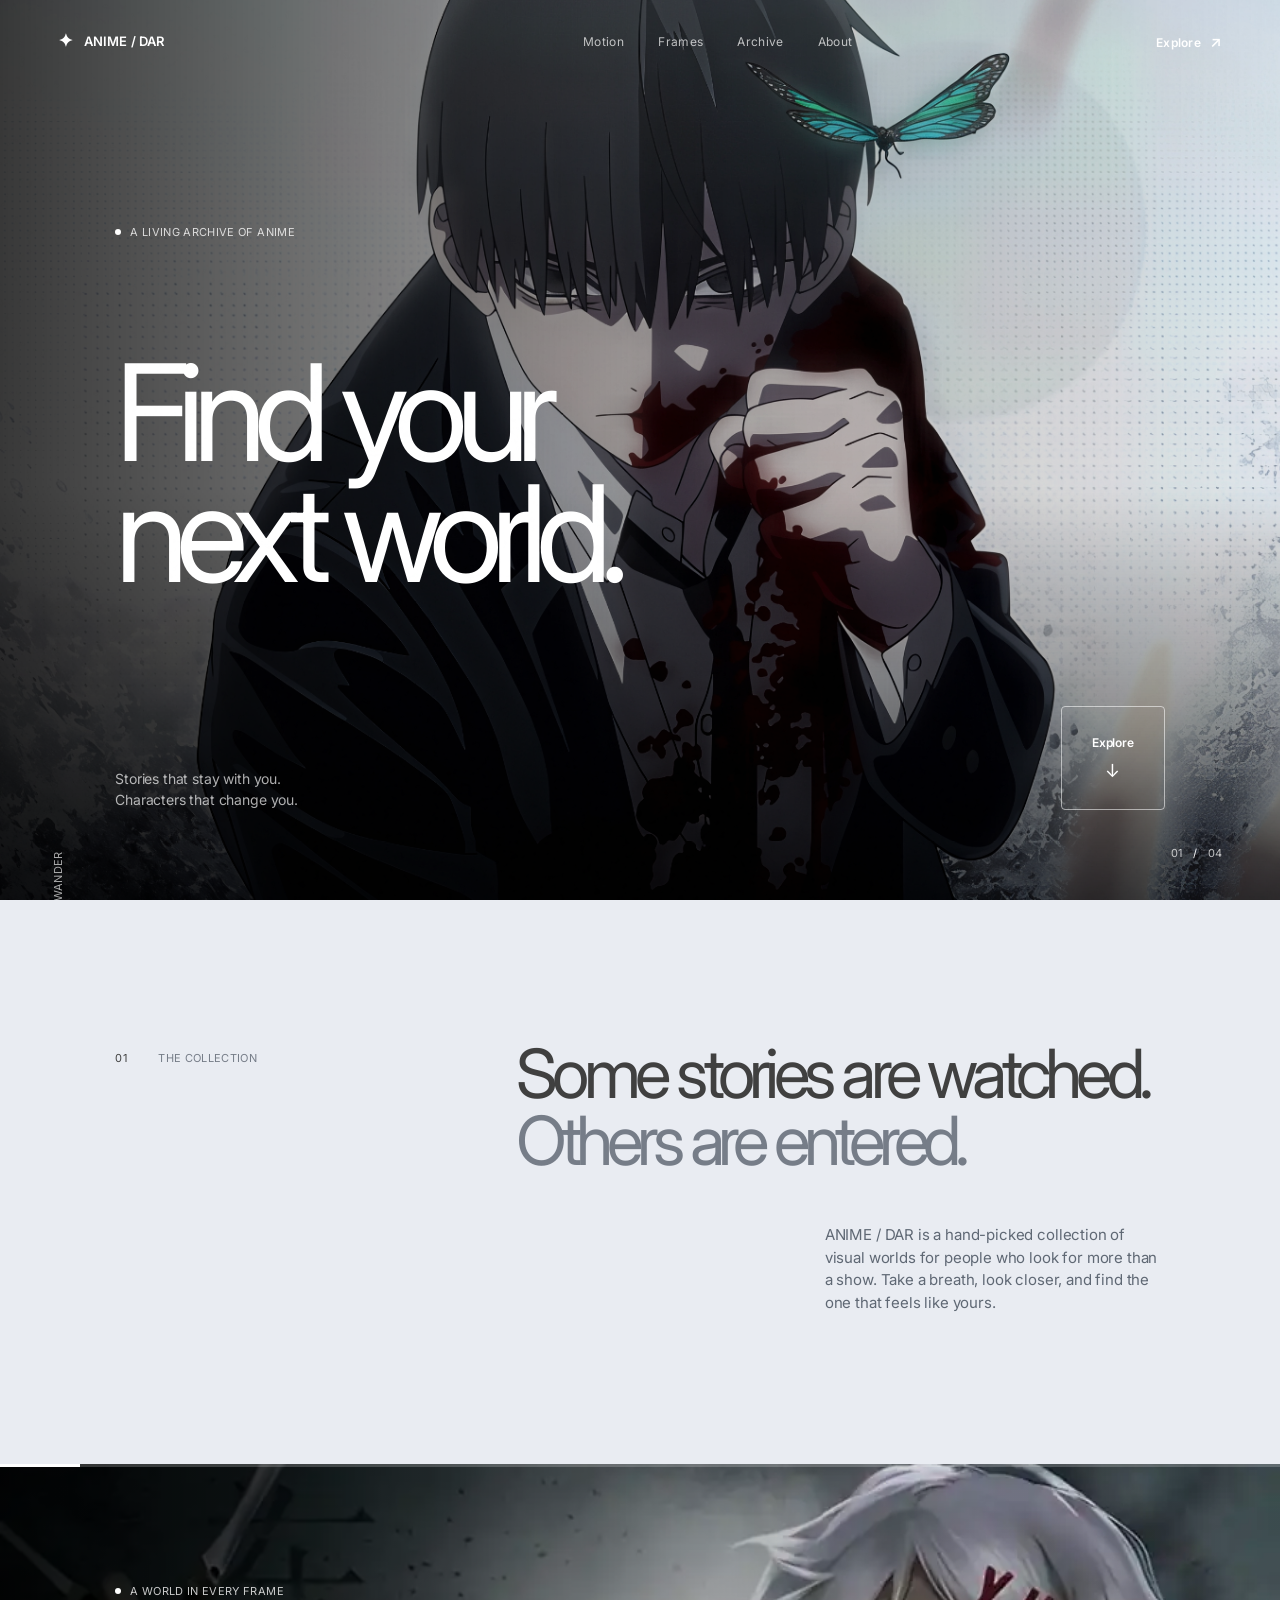
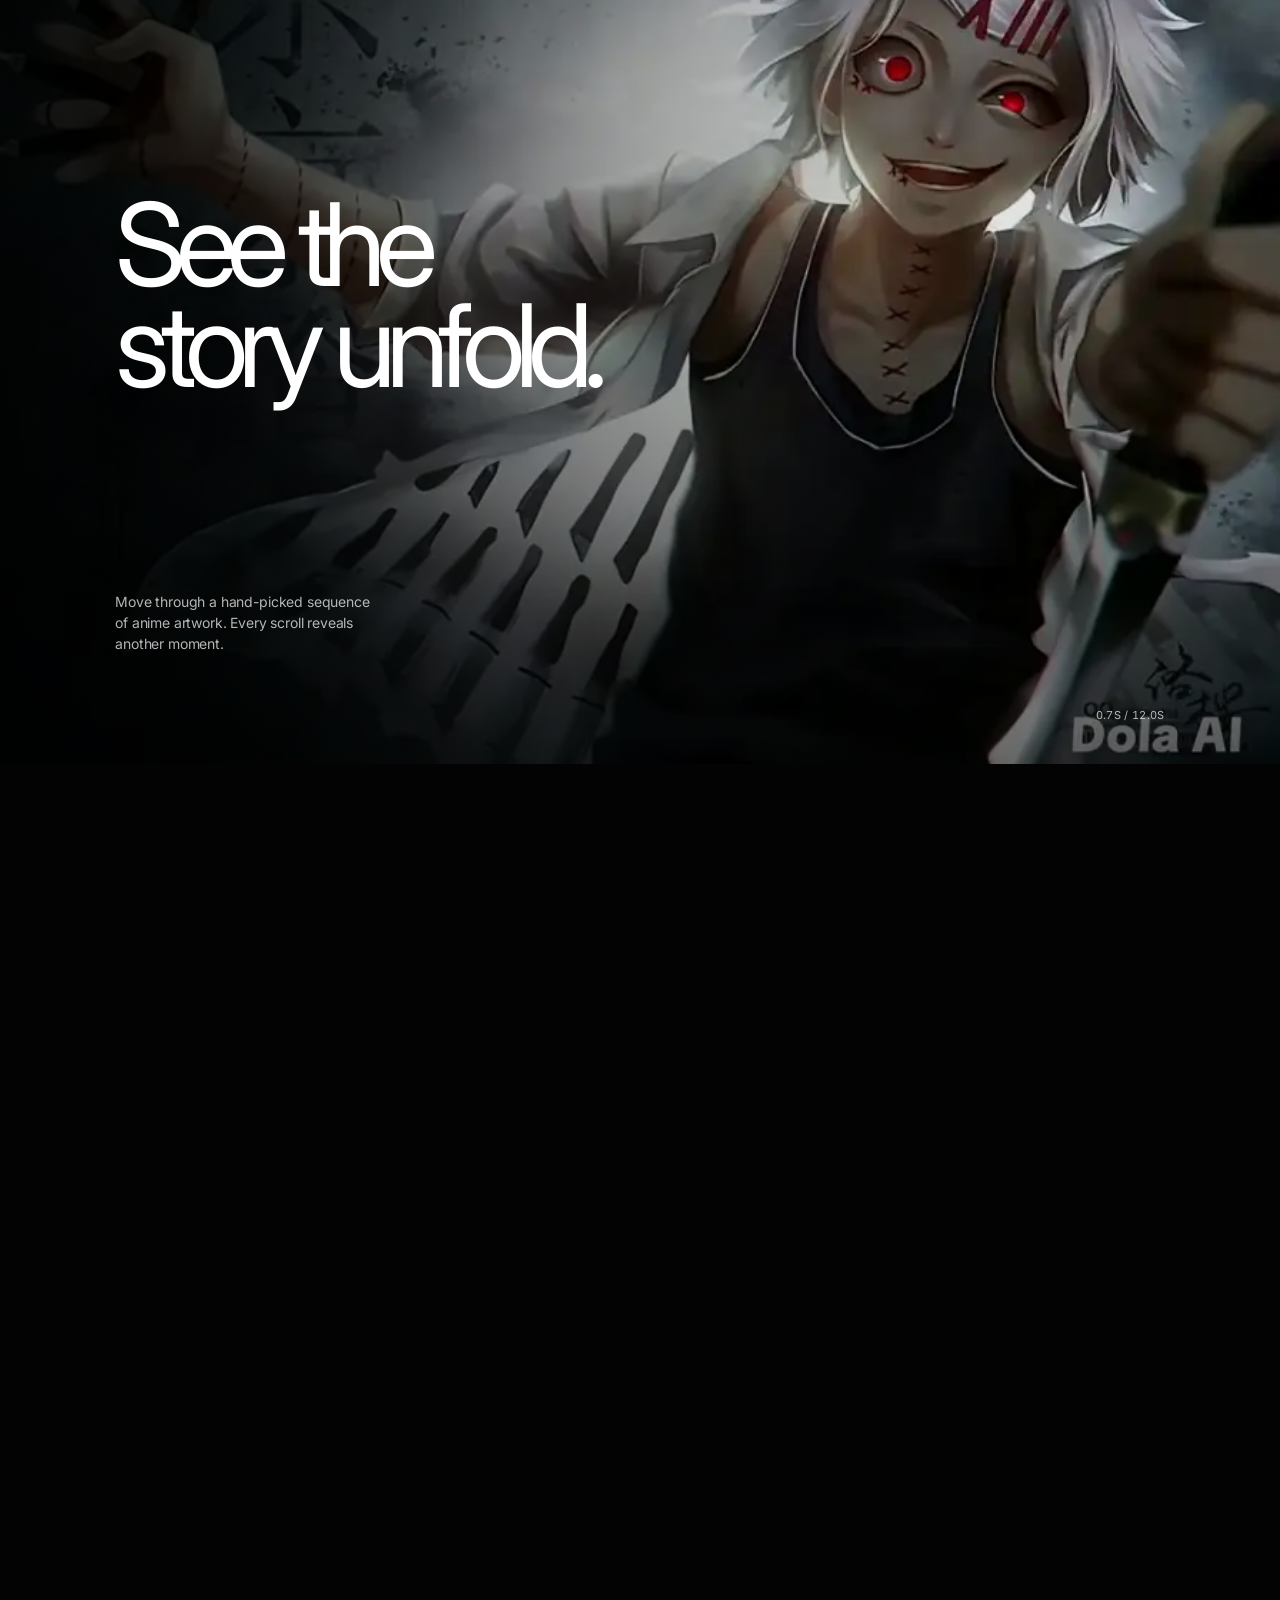
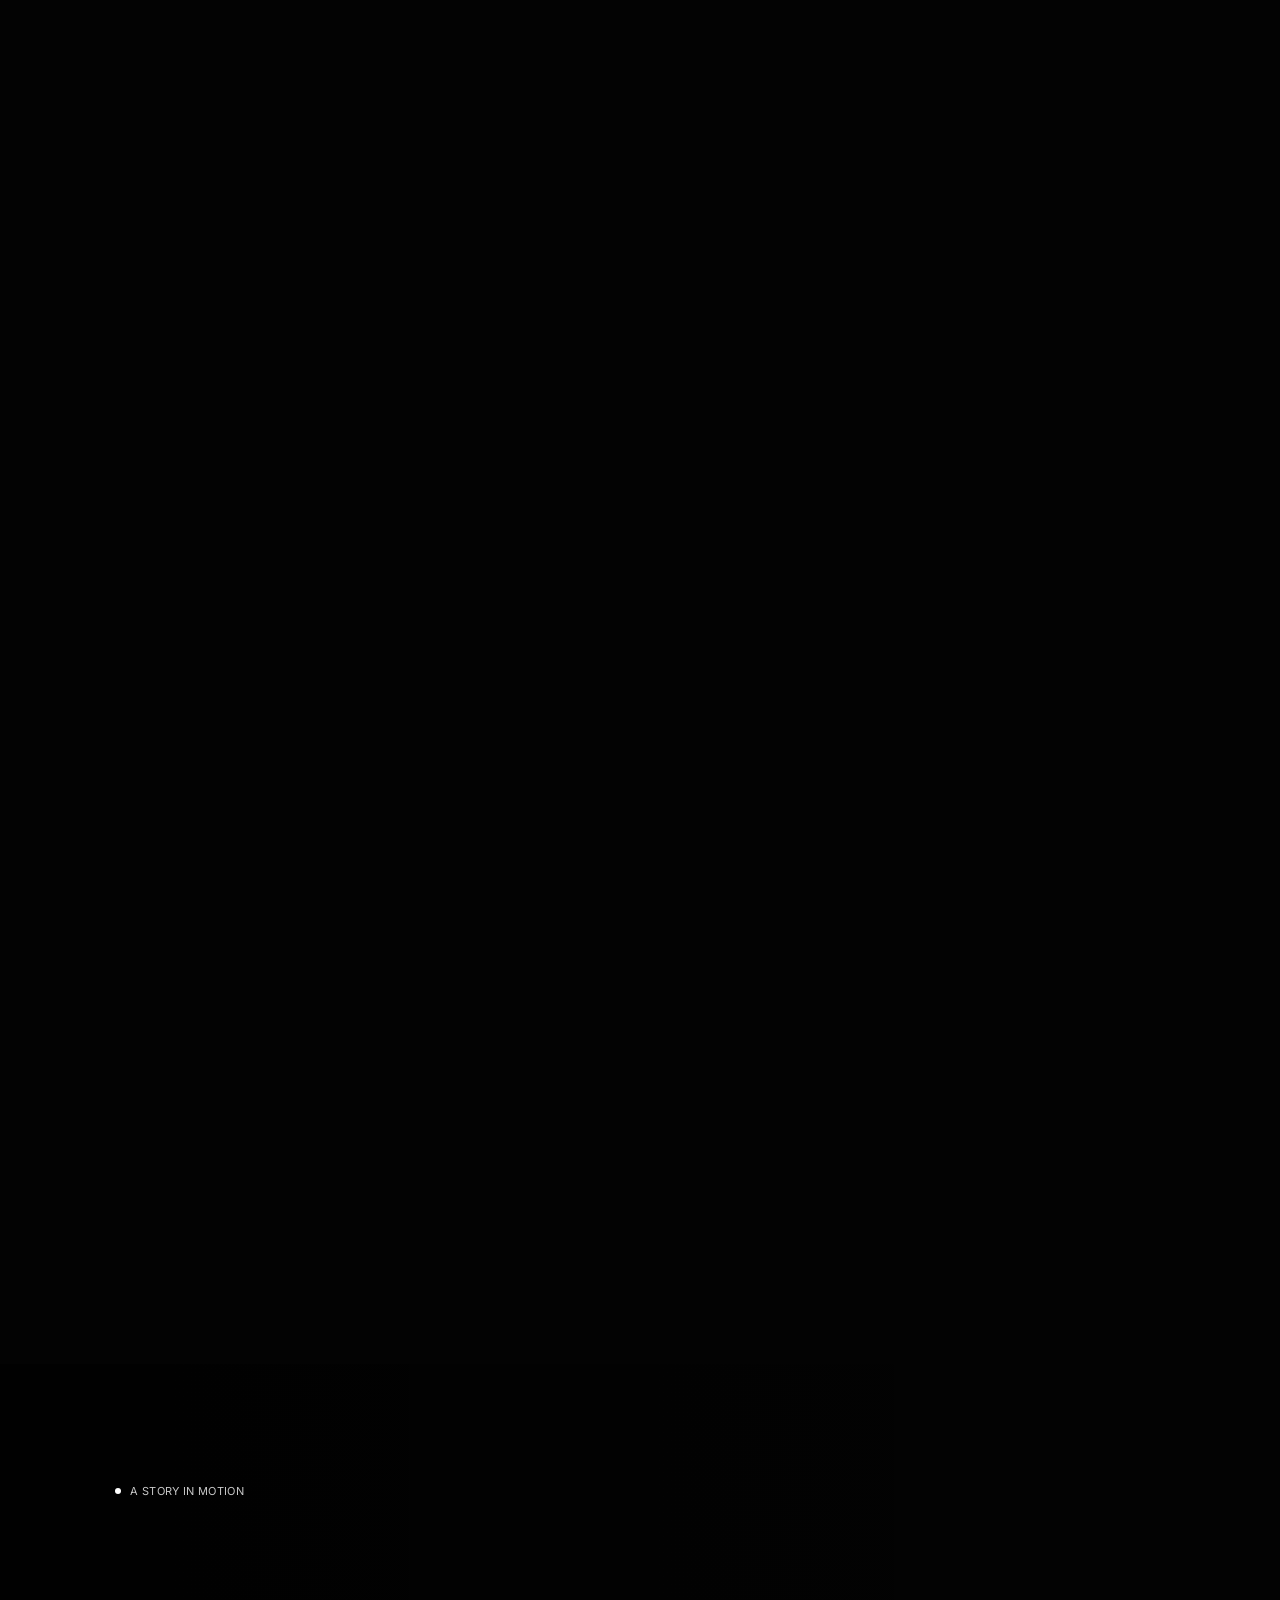
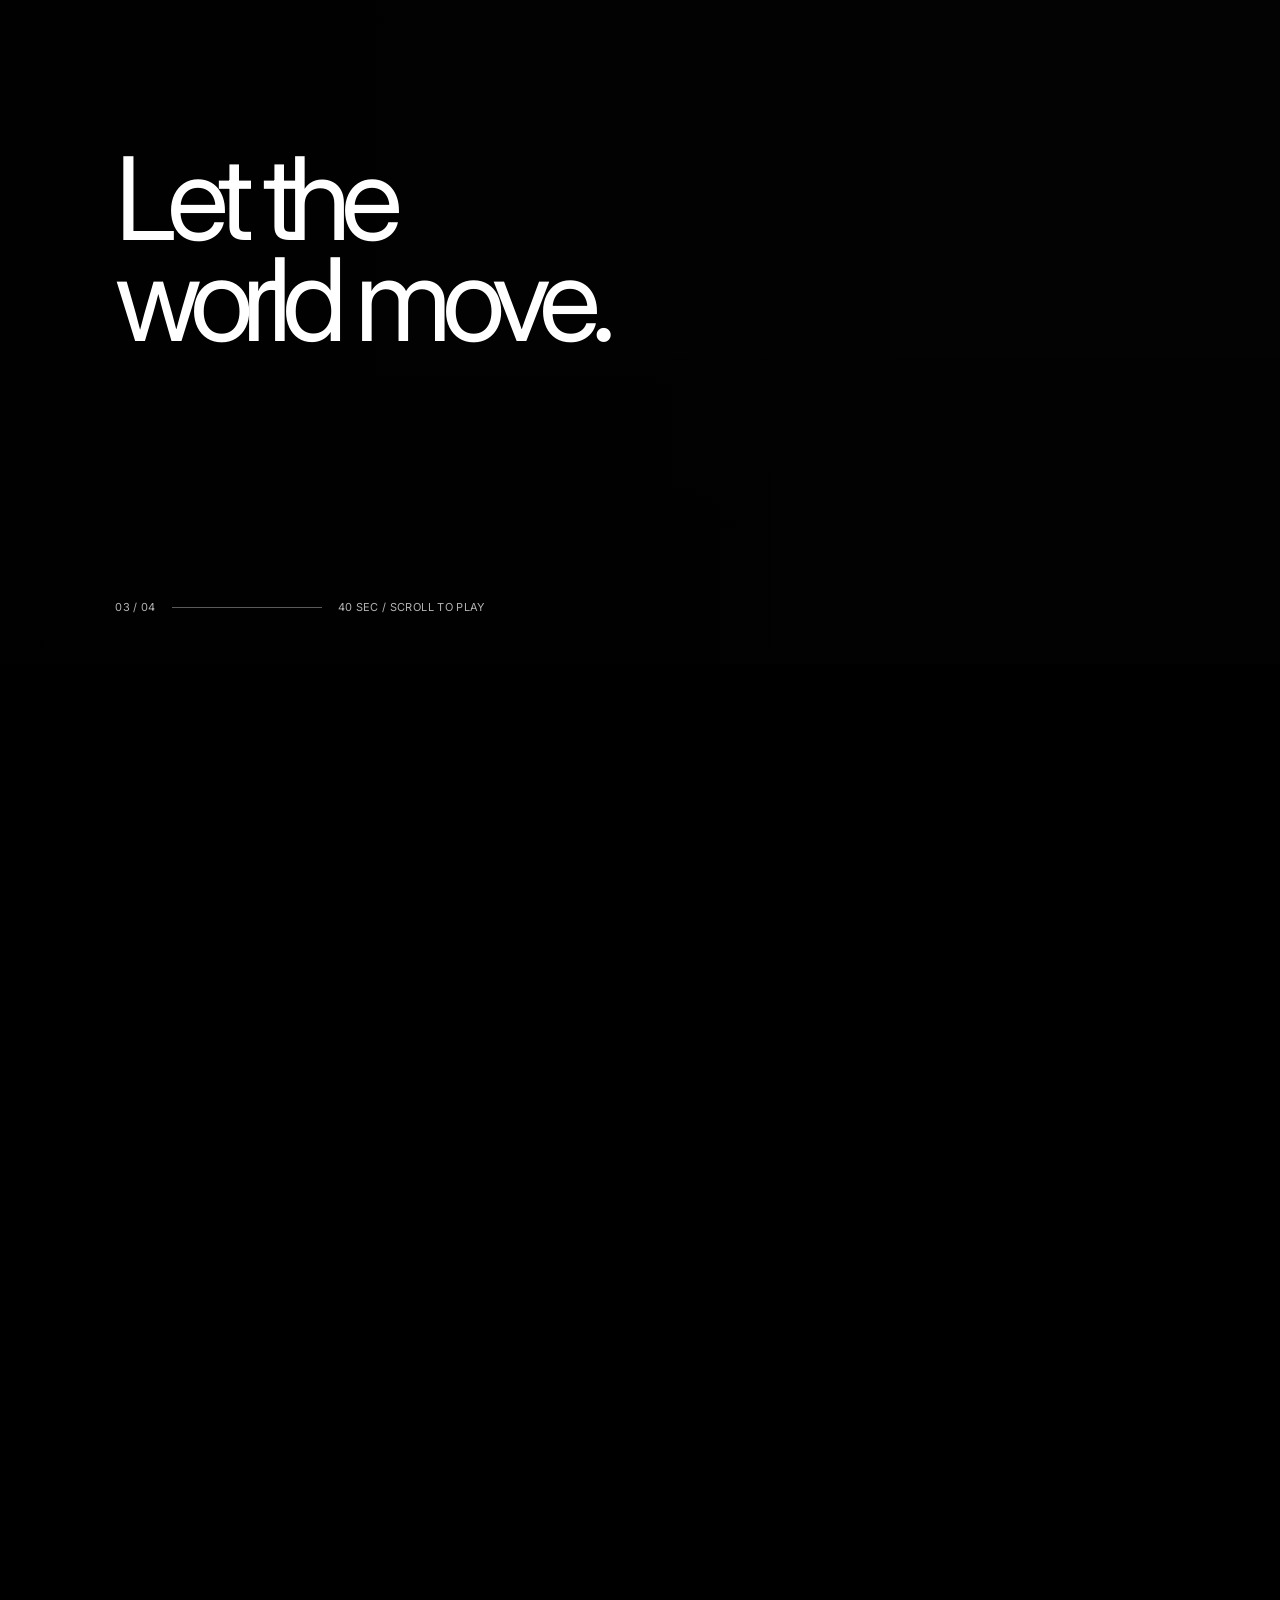
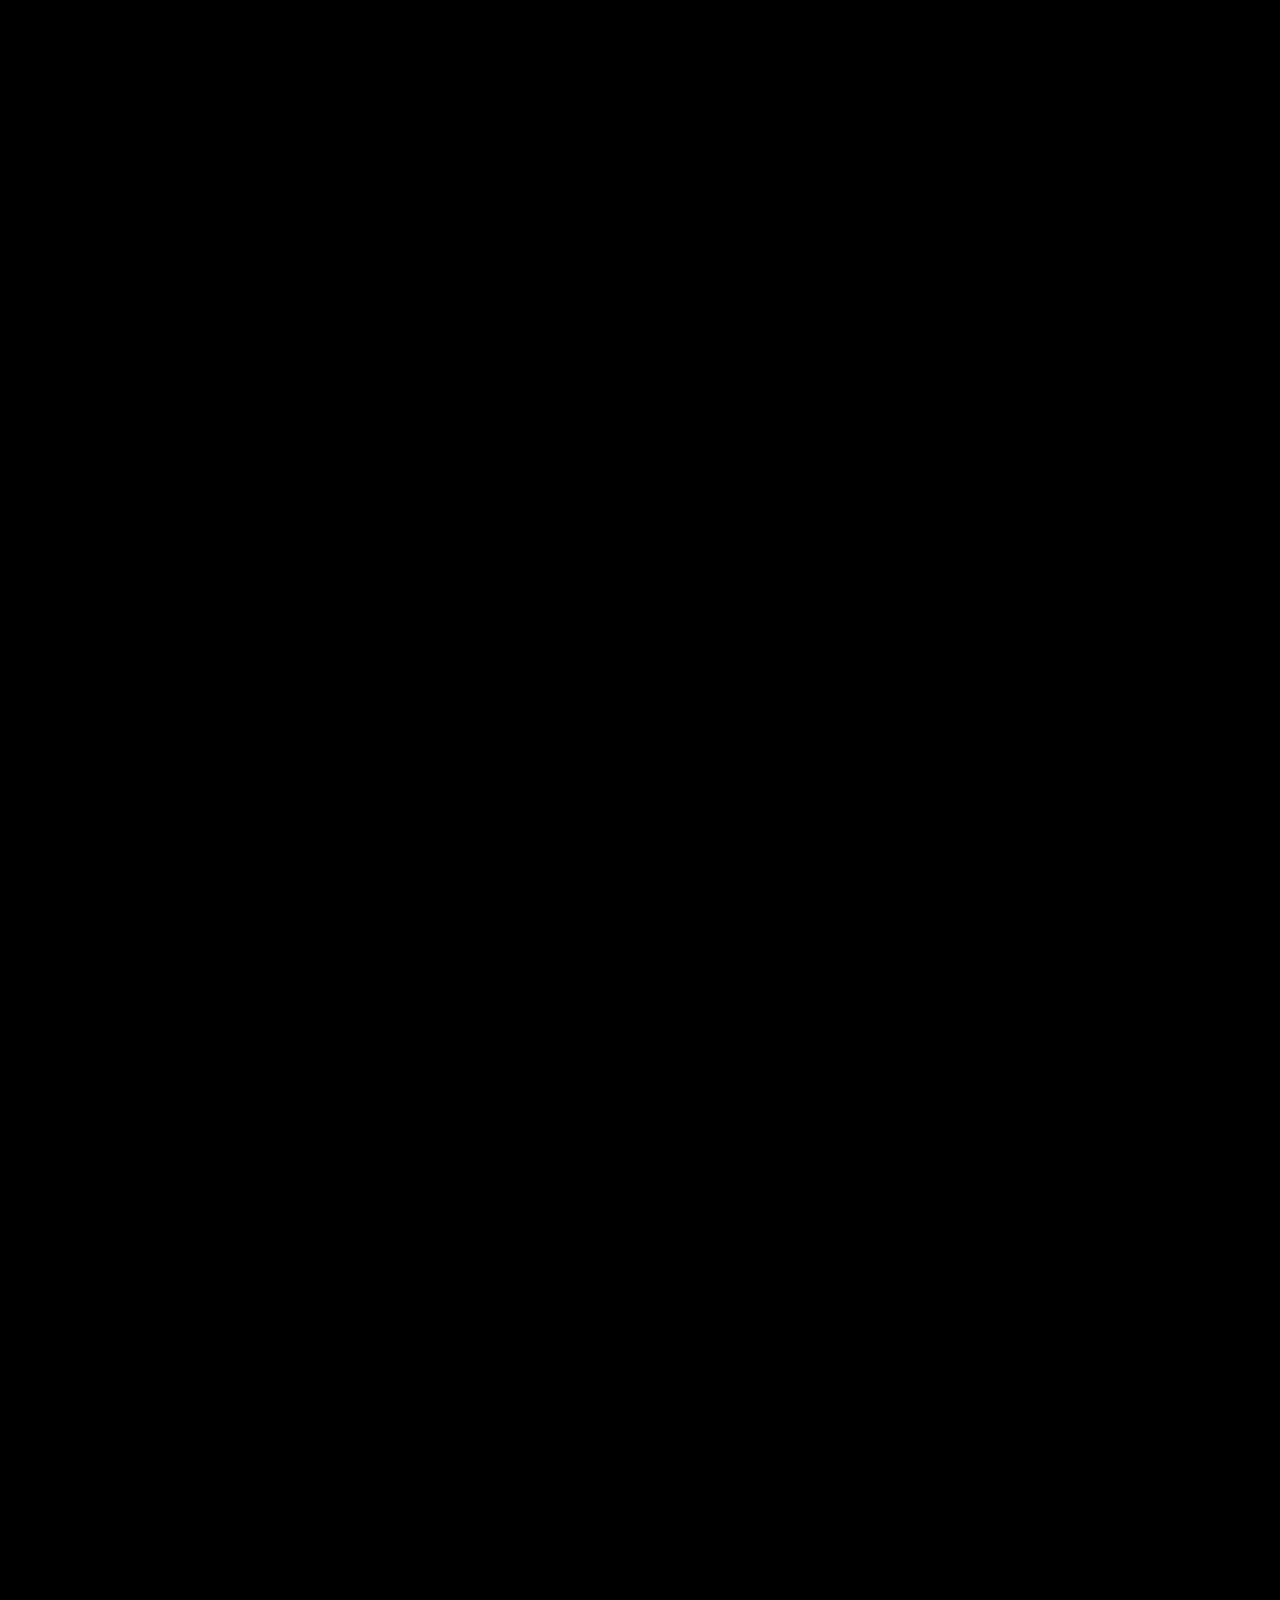
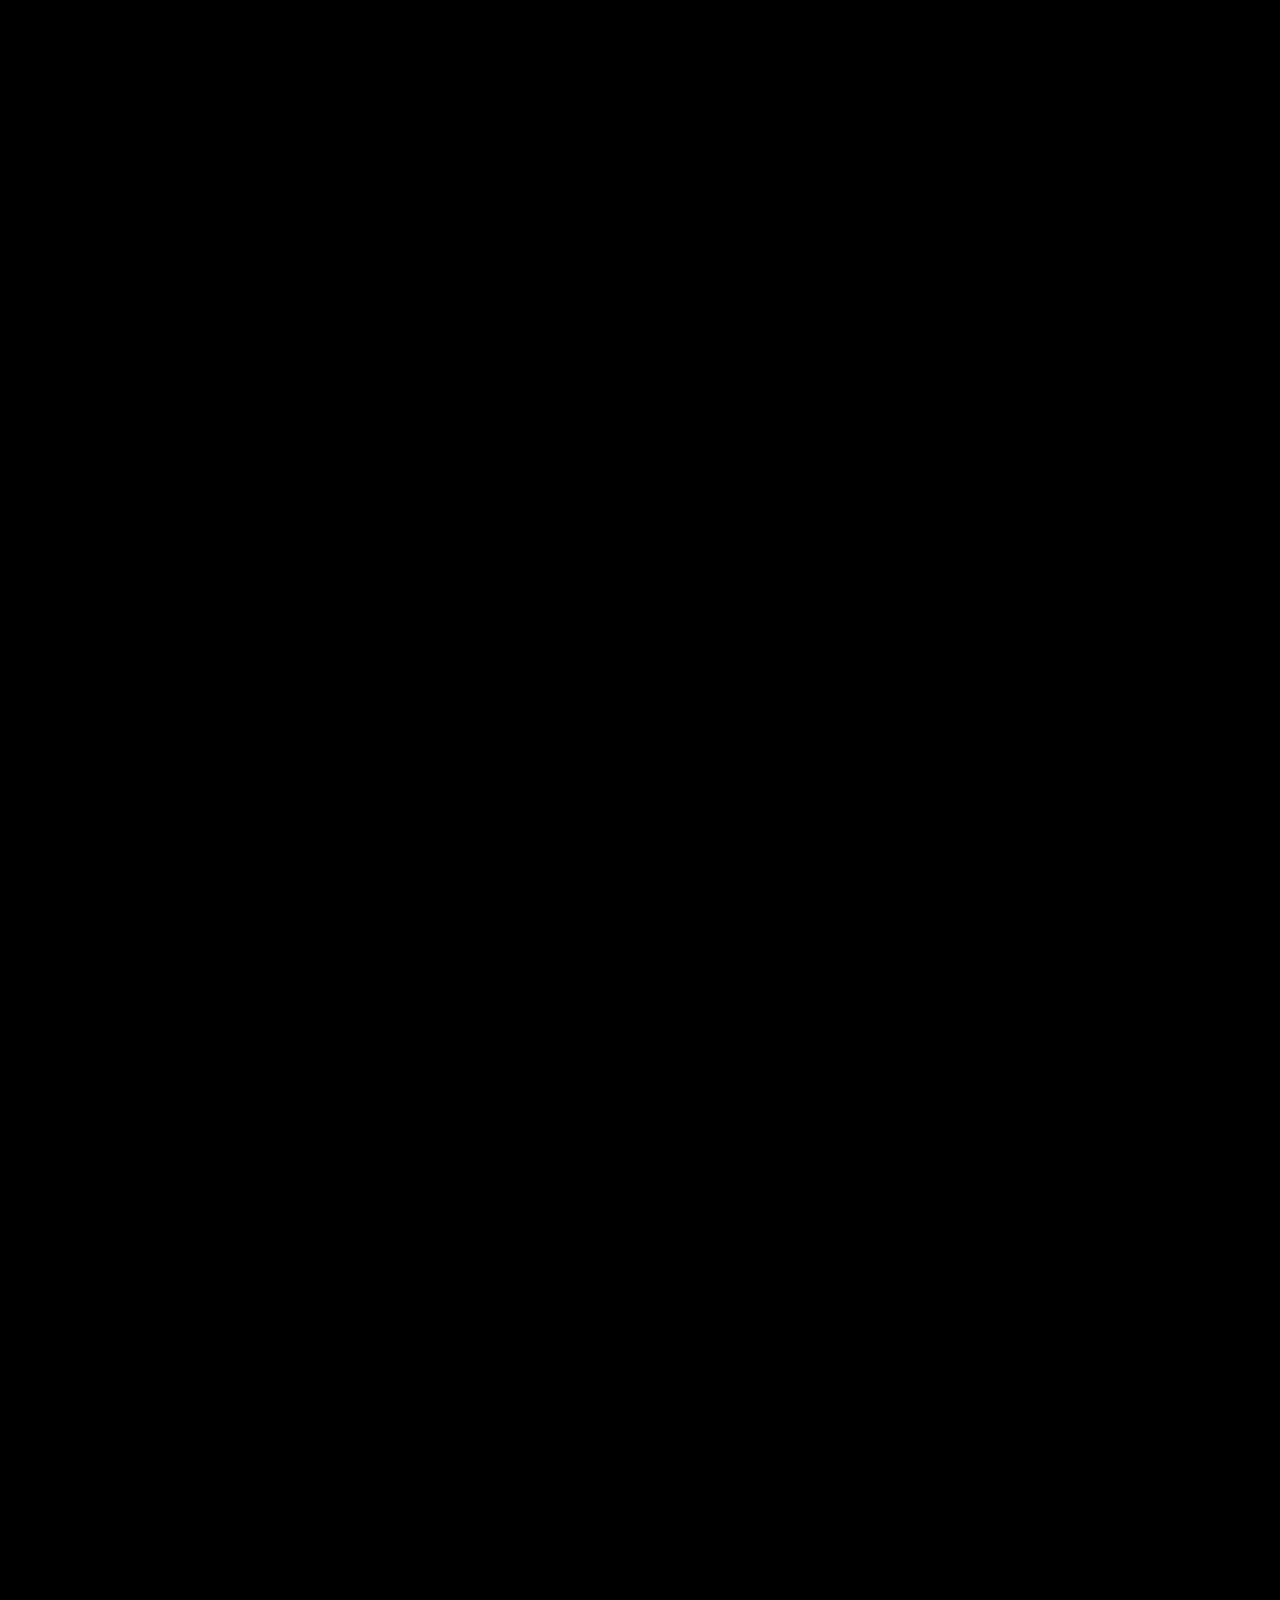
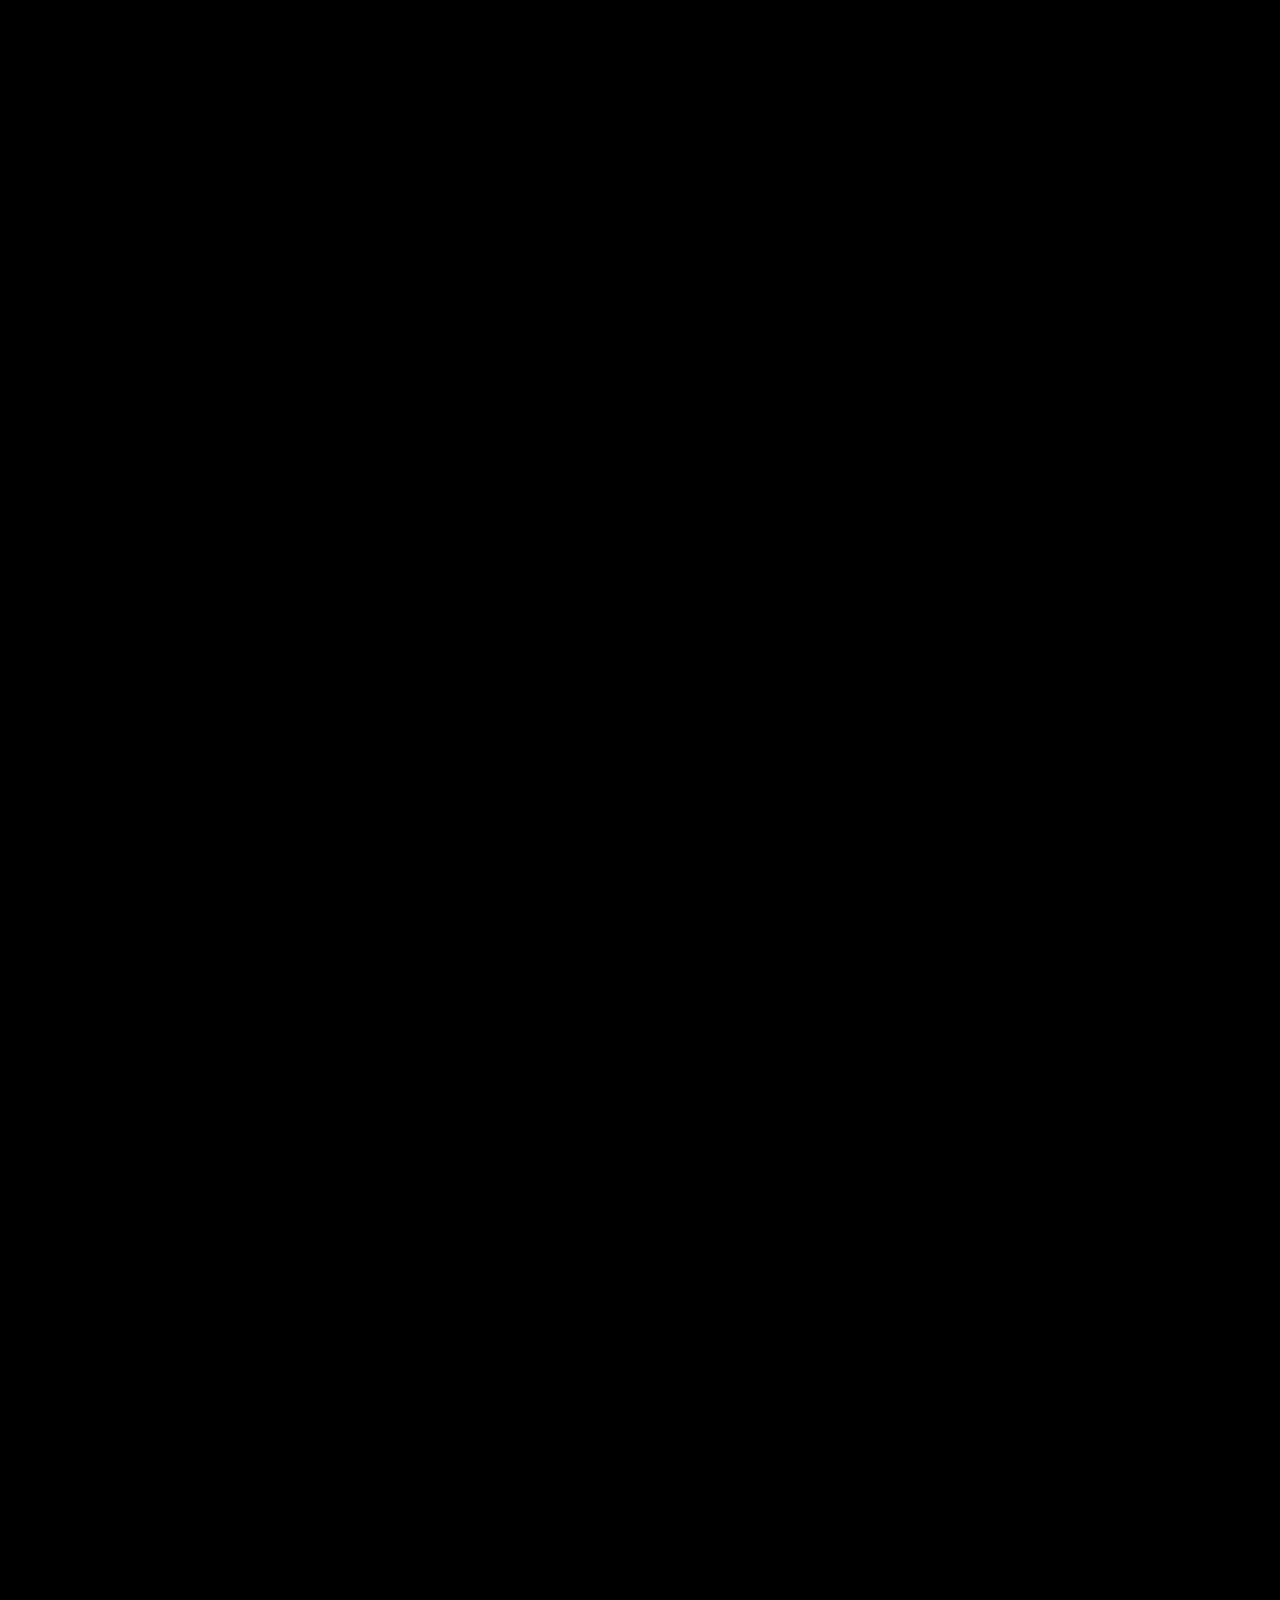
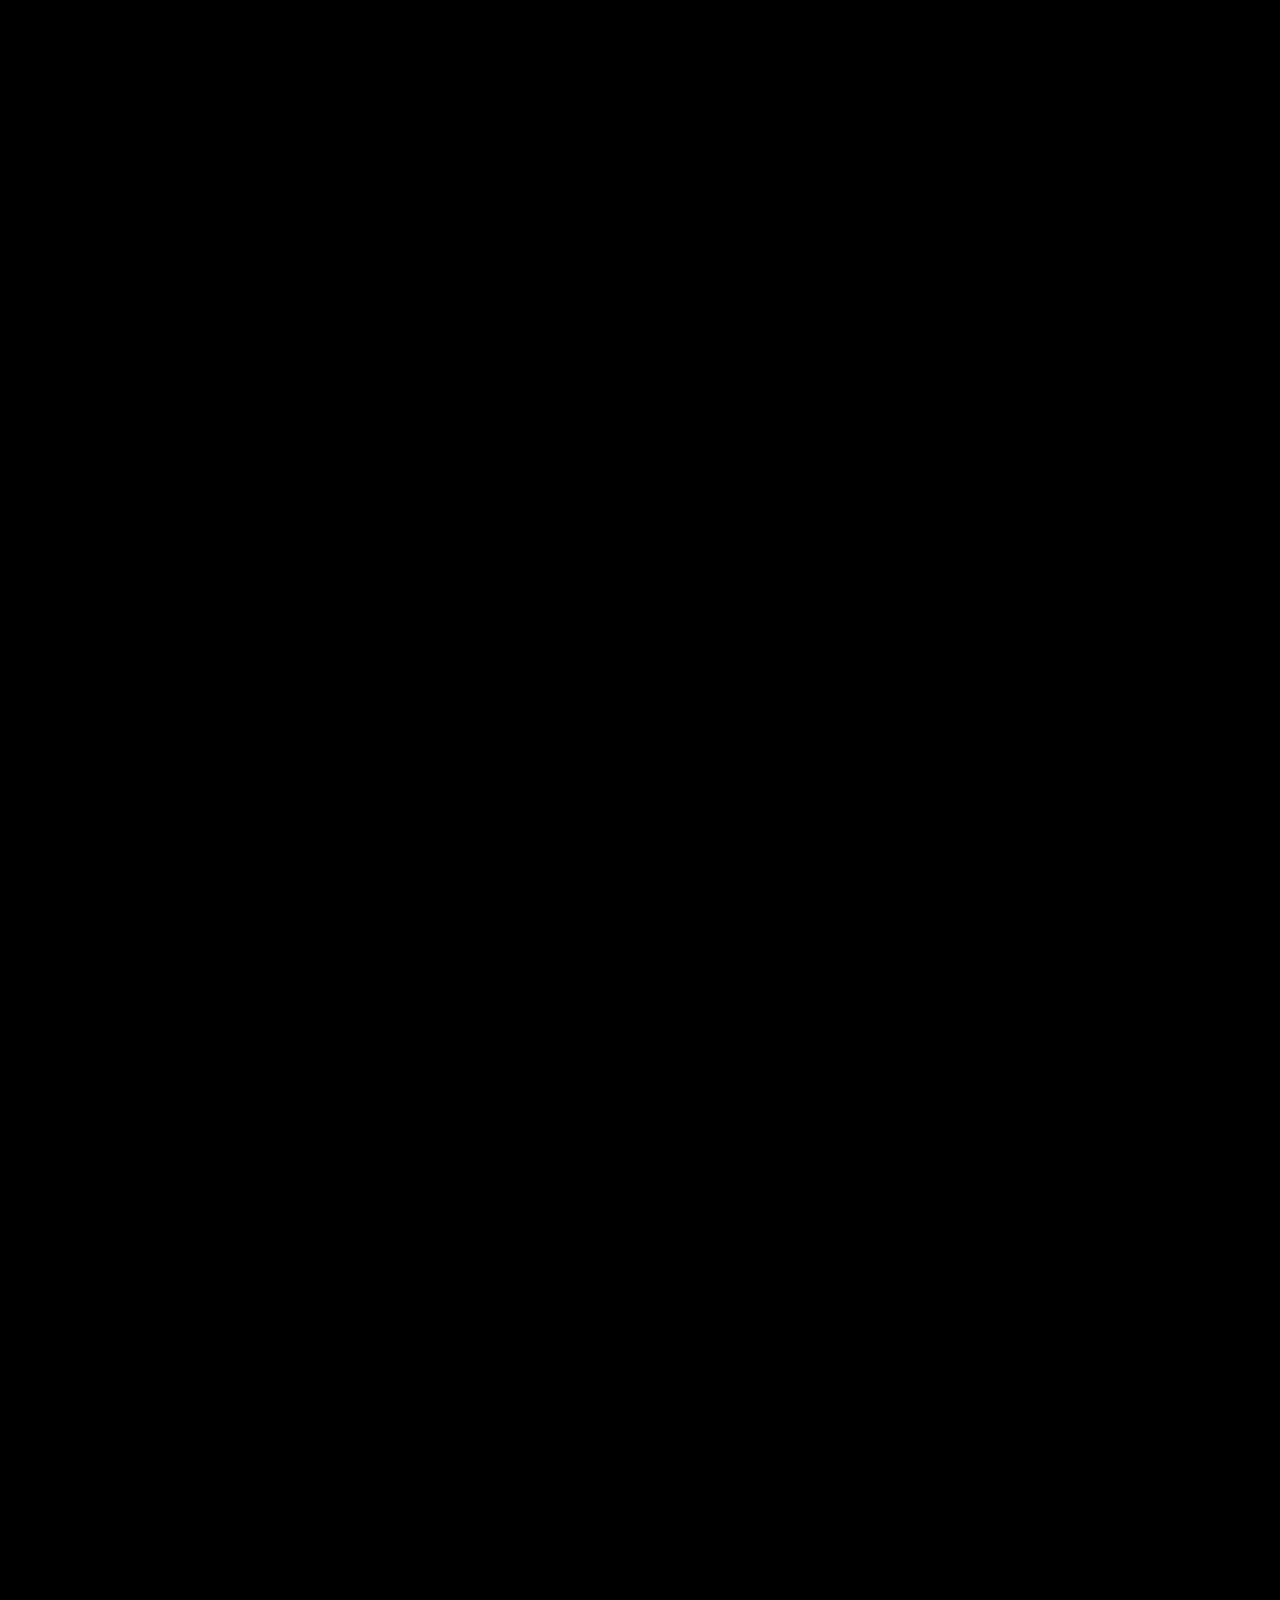
<file: index.html>
<!doctype html>
<html lang="en">
  <head>
    <meta charset="UTF-8" />
    <meta name="viewport" content="width=device-width, initial-scale=1.0" />
    <meta
      name="description"
      content="ANIME / DAR — a curated archive of worlds, characters, and stories in motion."
    />
    <title>ANIME / DAR — Enter another world</title>
    <link rel="preconnect" href="https://fonts.googleapis.com" />
    <link rel="preconnect" href="https://fonts.gstatic.com" crossorigin />
    <link
      href="https://fonts.googleapis.com/css2?family=Inter:wght@400;500;600;700&display=swap"
      rel="stylesheet"
    />
    <link rel="stylesheet" href="styles.css" />
  </head>
  <body>
    <div class="page-noise" aria-hidden="true"></div>
    <header class="site-header">
      <a class="brand" href="#" aria-label="Anime Dar home">
        <span class="brand-mark">✦</span>
        <span>ANIME / DAR</span>
      </a>
      <nav class="main-nav" aria-label="Main navigation">
        <a href="#motion">Motion</a>
        <a href="#frames">Frames</a>
        <a href="#archive">Archive</a>
        <a href="#about">About</a>
      </nav>
      <a class="header-link" href="#archive">Explore <span>↗</span></a>
    </header>

    <main>
      <section class="hero" aria-labelledby="hero-title">
        <div class="hero-media" data-parallax="0.08" data-zoom="0.16">
          <img
            src="yu-the-boxer-poster-3840x2160-27601.jpg"
            alt="Anime character standing in a dramatic blue landscape"
          />
        </div>
        <div class="hero-shade"></div>
        <div class="hero-content">
          <p class="eyebrow"><span class="eyebrow-dot"></span> A living archive of anime</p>
          <h1 id="hero-title">Find your<br /><em>next world.</em></h1>
          <div class="hero-bottom">
            <p class="hero-description">
              Stories that stay with you.<br />
              Characters that change you.
            </p>
            <a class="circle-button" href="#archive" aria-label="Explore the archive">
              <span>Explore</span><strong>↓</strong>
            </a>
          </div>
        </div>
        <div class="scroll-note"><span class="scroll-line"></span> Scroll to wander</div>
        <div class="hero-index">01 <span>/</span> 04</div>
      </section>

      <section class="intro section-wrap" id="about">
        <div class="section-label"><span>01</span> The collection</div>
        <div class="intro-copy">
          <p class="display-copy">
            Some stories are watched.<br />
            <span>Others are entered.</span>
          </p>
          <p class="body-copy">
            ANIME / DAR is a hand-picked collection of visual worlds for people who
            look for more than a show. Take a breath, look closer, and find the one
            that feels like yours.
          </p>
        </div>
      </section>

      <section class="frame-section" id="frames" aria-labelledby="frames-title">
        <div class="frame-track">
          <div class="frame-stage">
            <canvas id="frame-canvas" aria-label="Animated anime scene"></canvas>
            <div class="frame-shade"></div>
            <div class="frame-loader" id="frame-loader">
              <strong id="frame-pct">0%</strong>
              <span>Loading frames</span>
            </div>
            <div class="frame-progress"><i id="frame-fill"></i></div>
            <div class="frame-copy">
              <p class="eyebrow"><span class="eyebrow-dot"></span> A world in every frame</p>
              <h2 id="frames-title">See the<br /><em>story</em> unfold.</h2>
              <p class="frame-description">
                Move through a hand-picked sequence of anime artwork.
                Every scroll reveals another moment.
              </p>
            </div>
            <div class="frame-hint" id="frame-hint">Scroll to play <span>↓</span></div>
            <div class="frame-time" id="frame-time">0.0s / 12.0s</div>
          </div>
        </div>
      </section>

      <section class="scroll-video" id="motion" aria-labelledby="motion-title">
        <div class="scroll-video-sticky">
          <div class="scroll-video-player">
            <iframe
              id="youtube-player"
              src="https://www.youtube-nocookie.com/embed/kfsKda_lNWs?enablejsapi=1&autoplay=1&mute=1&controls=0&modestbranding=1&rel=0&playsinline=1&loop=1&playlist=kfsKda_lNWs"
              title="Scroll-controlled anime video"
              allow="autoplay; encrypted-media; picture-in-picture"
              referrerpolicy="strict-origin-when-cross-origin"
            ></iframe>
            <div class="scroll-video-shade"></div>
          </div>
          <div class="scroll-video-copy">
            <p class="eyebrow"><span class="eyebrow-dot"></span> A story in motion</p>
            <p class="scroll-video-title" id="motion-title">Let the<br /><em>world</em> move.</p>
            <div class="scroll-video-meta">
              <span>03 / 04</span>
              <span class="motion-progress"><i></i></span>
              <span>40 sec / scroll to play</span>
            </div>
          </div>
        </div>
      </section>

      <section class="archive section-wrap" id="archive">
        <div class="archive-heading">
          <div class="section-label"><span>02</span> Featured worlds</div>
          <p>Scroll through the archive <span>↘</span></p>
        </div>
        <div class="world-grid">
          <a class="world-card world-card-large" href="#" aria-label="Explore the Dragon's Oath world">
            <div class="card-image"><img src="mythical-dragon-beast-anime-style.jpg" alt="Dragon in a glowing fantasy landscape" loading="lazy" /></div>
            <div class="card-caption"><span>01 / DRAGON'S OATH</span><span>Fantasy ↗</span></div>
          </a>
          <a class="world-card world-card-small" href="#" aria-label="Explore Sakamoto Days">
            <div class="card-image"><img src="taro-sakamoto-3840x2160-27065.jpg" alt="Anime character in a red-lit scene" loading="lazy" /></div>
            <div class="card-caption"><span>02 / SAKAMOTO DAYS</span><span>Action ↗</span></div>
          </a>
          <a class="world-card world-card-small" href="#" aria-label="Explore Tomb of the Sun">
            <div class="card-image"><img src="jooheon-suh-tomb-3840x2160-26624.jpg" alt="Anime character in a mysterious tomb" loading="lazy" /></div>
            <div class="card-caption"><span>03 / TOMB OF THE SUN</span><span>Mystery ↗</span></div>
          </a>
          <a class="world-card world-card-large" href="#" aria-label="Explore the Mythical Beasts world">
            <div class="card-image"><img src="anime-style-mythical-dragon-creature.jpg" alt="Mythical anime creature in a misty world" loading="lazy" /></div>
            <div class="card-caption"><span>04 / MYTHICAL BEASTS</span><span>Adventure ↗</span></div>
          </a>
        </div>
      </section>

      <section class="manifesto">
        <div class="manifesto-image" data-parallax="0.12" data-zoom="0.08">
          <img src="21603.jpg" alt="Anime landscape with a lone figure" loading="lazy" />
        </div>
        <div class="manifesto-content">
          <p class="eyebrow"><span class="eyebrow-dot"></span> Keep looking</p>
          <p class="manifesto-title">The best<br /><em>worlds</em> are<br />still ahead.</p>
          <a class="text-link" href="#archive">Enter the archive <span>↗</span></a>
        </div>
      </section>
    </main>

    <footer class="site-footer">
      <a class="brand" href="#"><span class="brand-mark">✦</span><span>ANIME / DAR</span></a>
      <p>Made for the endlessly curious.</p>
      <span class="copyright">© 2026</span>
    </footer>
    <script src="https://www.youtube.com/iframe_api"></script>
    <script src="script.js"></script>
    <script src="script2.js"></script>
  </body>
</html>
</file>
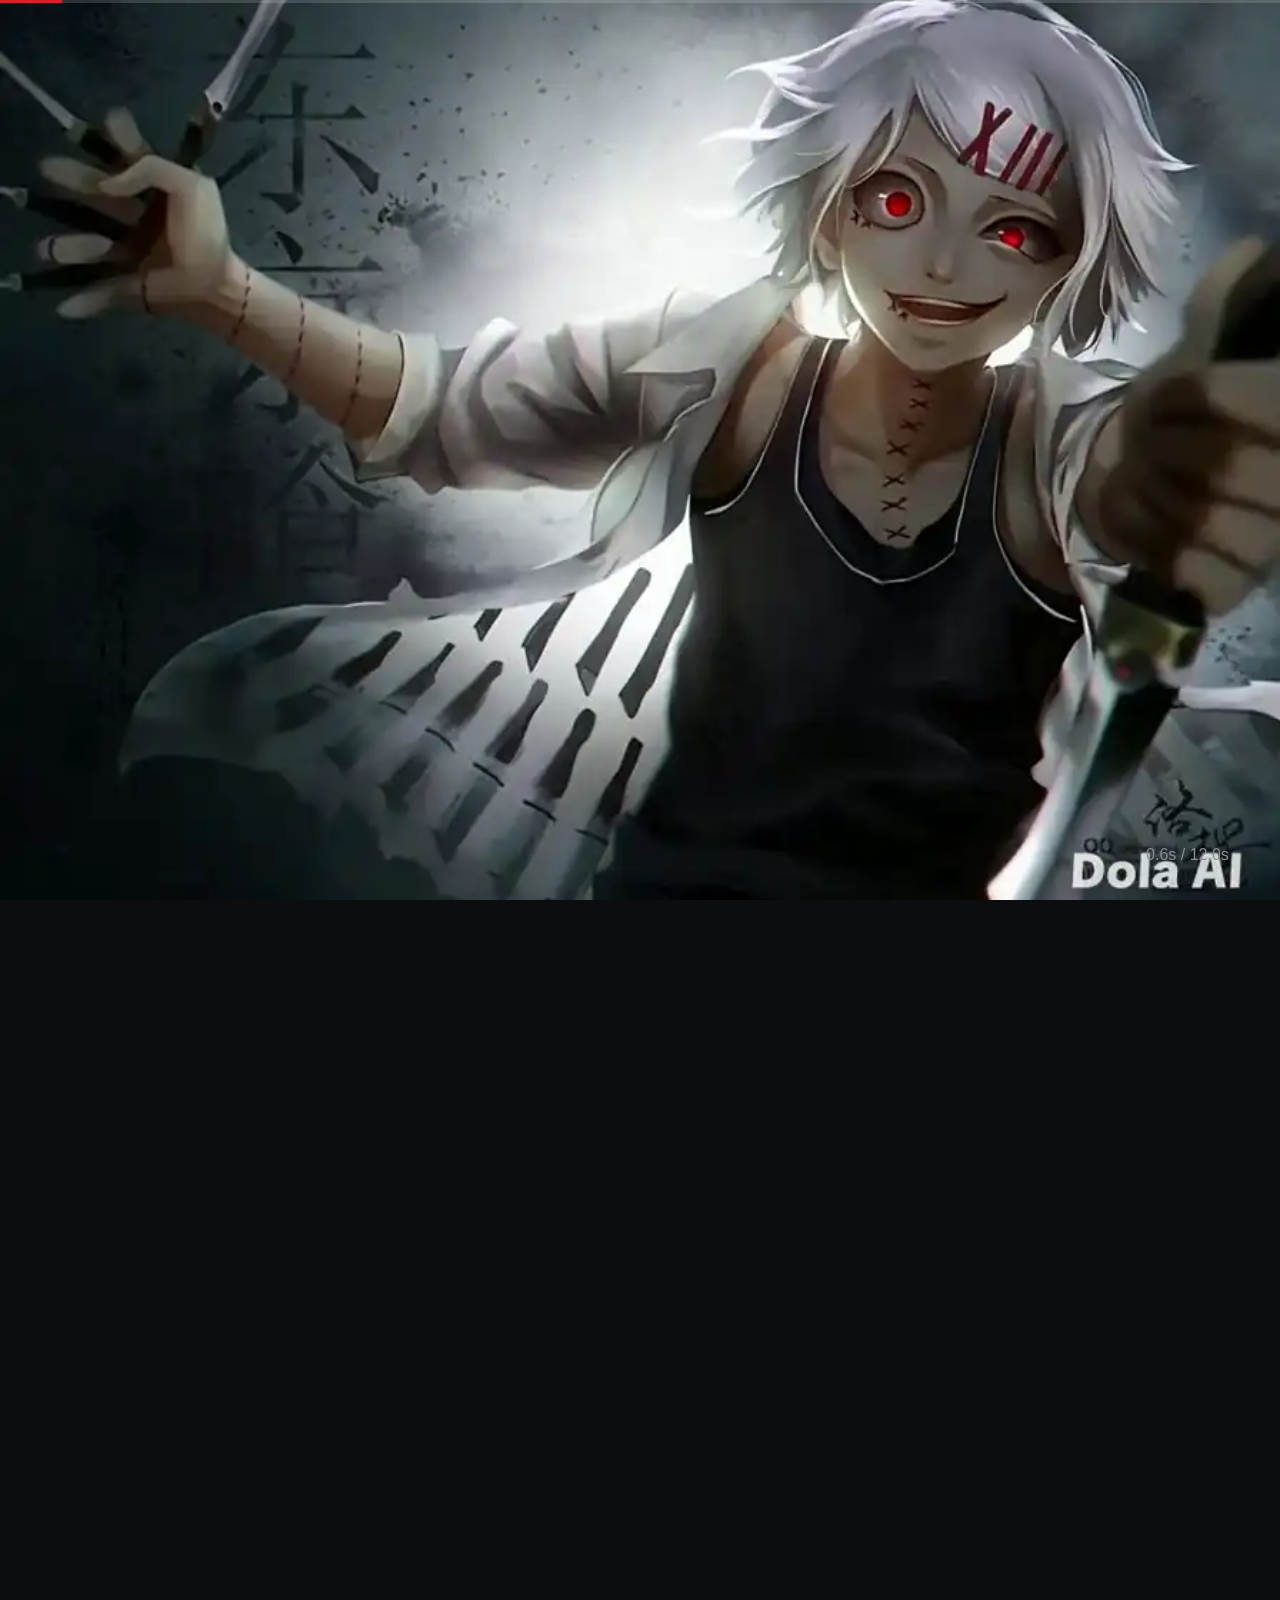
<file: aime Frames.html>
<!doctype html>
<html lang="en">
  <head>
    <meta charset="utf-8" />
    <meta name="viewport" content="width=device-width, initial-scale=1" />
    <title>Scroll to play</title>
    <link rel="stylesheet" href="style.css" />
  </head>
  <body>
    <div id="loader"><b id="pct">0%</b><span>Loading frames</span></div>

    <div id="track">
      <div id="stage">
        <canvas id="canvas"></canvas>
        <div class="bar"><i id="fill"></i></div>
        <h1 id="hint">Scroll to play</h1>
        <div id="time">0.0s / 12.0s</div>
      </div>
    </div>

    <script src="script2.js"></script>
  </body>
</html>
</file>
<file: styles.css>
:root {
  --black: #000;
  --deep-black: #030303;
  --surface: #1a1a1a;
  --white: #fff;
  --cloud: #e9ecf2;
  --charcoal: #404040;
  --slate: #8d95a2;
  --muted: #a7a7a7;
  --line: #27272a;
  --display: "Inter", sans-serif;
}

* { box-sizing: border-box; }
html { scroll-behavior: smooth; }
body {
  margin: 0;
  background: var(--black);
  color: var(--white);
  font-family: var(--display);
  font-weight: 400;
  letter-spacing: -.16px;
}
a { color: inherit; text-decoration: none; }
.page-noise {
  position: fixed;
  inset: 0;
  z-index: 20;
  pointer-events: none;
  opacity: .025;
  background-image: url("data:image/svg+xml,%3Csvg viewBox='0 0 160 160' xmlns='http://www.w3.org/2000/svg'%3E%3Cfilter id='n'%3E%3CfeTurbulence type='fractalNoise' baseFrequency='.8' numOctaves='4' stitchTiles='stitch'/%3E%3C/filter%3E%3Crect width='100%25' height='100%25' filter='url(%23n)' opacity='.35'/%3E%3C/svg%3E");
}
.site-header {
  height: 82px;
  padding: 0 4.5vw;
  display: flex;
  align-items: center;
  justify-content: space-between;
  position: absolute;
  z-index: 5;
  top: 0;
  width: 100%;
  color: var(--white);
}
.brand {
  display: flex;
  align-items: center;
  gap: 11px;
  font-size: 13px;
  font-weight: 600;
  letter-spacing: .01em;
}
.brand-mark { color: var(--white); font-size: 18px; line-height: 1; }
.main-nav {
  display: flex;
  gap: 34px;
  margin-left: 9vw;
  font-size: 12px;
  letter-spacing: .35px;
}
.main-nav a, .header-link { transition: color .25s ease, opacity .25s ease; }
.main-nav a { color: rgba(255,255,255,.7); }
.main-nav a:hover, .header-link:hover { color: var(--white); opacity: 1; }
.header-link {
  font-size: 12px;
  font-weight: 600;
  letter-spacing: .25px;
}
.header-link span, .text-link span { margin-left: 6px; font-size: 15px; }
.hero {
  min-height: min(840px, 100vh);
  height: 100vh;
  max-height: 1000px;
  position: relative;
  overflow: hidden;
  color: var(--white);
  background: var(--deep-black);
}
.hero-media, .hero-shade { position: absolute; inset: 0; }
.hero-media { will-change: transform; transform: scale(1.08); }
.hero-media img, .manifesto-image img {
  width: 100%;
  height: 100%;
  display: block;
  object-fit: cover;
}
.hero-media img { object-position: center; filter: saturate(.72) contrast(1.1); }
.hero-shade {
  background:
    linear-gradient(90deg, rgba(0,0,0,.78) 0%, rgba(0,0,0,.26) 58%, rgba(0,0,0,.08) 100%),
    linear-gradient(0deg, rgba(0,0,0,.6), transparent 46%);
}
.hero-content {
  position: absolute;
  inset: 0;
  padding: 25vh 9vw 10vh;
  display: flex;
  flex-direction: column;
  justify-content: space-between;
}
.eyebrow, .section-label, .archive-heading p, .card-caption,
.scroll-note, .hero-index, .copyright {
  font-size: 11px;
  letter-spacing: .35px;
  line-height: 1.3;
  text-transform: uppercase;
}
.eyebrow {
  display: flex;
  gap: 9px;
  align-items: center;
  margin: 0;
  color: rgba(255,255,255,.78);
}
.eyebrow-dot { width: 6px; height: 6px; border-radius: 50%; background: var(--white); display: inline-block; }
h1 {
  margin: 0;
  max-width: 900px;
  font-size: clamp(4rem, 10.5vw, 10rem);
  line-height: .9;
  letter-spacing: -.09em;
  font-weight: 400;
}
h1 em, .display-copy span, .manifesto-title em {
  font-style: normal;
  font-weight: 400;
  letter-spacing: -.09em;
}
.hero-bottom { display: flex; align-items: end; justify-content: space-between; }
.hero-description {
  margin: 0;
  max-width: 220px;
  color: rgba(255,255,255,.68);
  font-size: 14px;
  line-height: 1.45;
}
.circle-button {
  width: 104px;
  height: 104px;
  border: 1px solid rgba(255,255,255,.55);
  border-radius: 4px;
  display: flex;
  flex-direction: column;
  justify-content: center;
  align-items: center;
  gap: 10px;
  font-size: 12px;
  font-weight: 600;
  transition: background .3s ease, color .3s ease, transform .3s ease;
}
.circle-button strong { font-size: 18px; font-weight: 400; }
.circle-button:hover { background: var(--white); color: var(--black); transform: translateY(-4px); }
.scroll-note {
  position: absolute;
  bottom: 42px;
  left: 4.5vw;
  transform: rotate(-90deg) translateX(-100%);
  transform-origin: left center;
  display: flex;
  align-items: center;
  gap: 15px;
  color: rgba(255,255,255,.65);
}
.scroll-line { width: 55px; height: 1px; background: rgba(255,255,255,.65); }
.hero-index { position: absolute; right: 4.5vw; bottom: 40px; color: rgba(255,255,255,.72); }
.hero-index span { color: var(--white); margin: 0 7px; }
.section-wrap { padding: 150px 9vw; }
.intro {
  display: grid;
  grid-template-columns: 1fr 2fr;
  gap: 6vw;
  background: var(--cloud);
  color: var(--charcoal);
}
.section-label { color: #767d88; line-height: 1.5; }
.section-label span { color: var(--charcoal); margin-right: 28px; }
.intro-copy { max-width: 800px; }
.display-copy {
  font-size: clamp(2.6rem, 5.3vw, 6rem);
  line-height: .99;
  letter-spacing: -.085em;
  margin: -10px 0 50px;
}
.display-copy span { color: #767d88; }
.body-copy {
  max-width: 340px;
  margin: 0 0 0 auto;
  color: #5f6874;
  font-size: 15px;
  line-height: 1.5;
}
.frame-section { background: var(--deep-black); color: var(--white); }
.frame-track { height: 700vh; position: relative; }
.frame-stage { height: 100vh; position: sticky; top: 0; overflow: hidden; background: var(--deep-black); }
#frame-canvas { position: absolute; inset: 0; width: 100%; height: 100%; display: block; }
.frame-shade {
  position: absolute;
  inset: 0;
  background: linear-gradient(90deg, rgba(0,0,0,.8), rgba(0,0,0,.1) 78%), linear-gradient(0deg, rgba(0,0,0,.55), transparent 50%);
  pointer-events: none;
}
.frame-loader {
  position: absolute;
  inset: 0;
  z-index: 2;
  display: flex;
  flex-direction: column;
  align-items: center;
  justify-content: center;
  gap: 12px;
  background: var(--deep-black);
  transition: opacity .5s ease;
}
.frame-loader.done { opacity: 0; pointer-events: none; }
.frame-loader strong { font-size: 40px; font-weight: 400; }
.frame-loader span, .frame-time, .frame-hint { color: rgba(255,255,255,.7); font-size: 11px; letter-spacing: .35px; text-transform: uppercase; }
.frame-copy {
  position: absolute;
  inset: 0;
  z-index: 1;
  display: flex;
  flex-direction: column;
  justify-content: space-between;
  padding: 120px 9vw 110px;
  pointer-events: none;
}
.frame-copy h2 {
  max-width: 760px;
  margin: 0;
  font-size: clamp(4rem, 9vw, 10rem);
  line-height: .88;
  letter-spacing: -.09em;
  font-weight: 400;
}
.frame-copy h2 em { font-style: normal; }
.frame-description { max-width: 260px; margin: 0; color: rgba(255,255,255,.7); font-size: 14px; line-height: 1.5; }
.frame-progress { position: absolute; z-index: 2; top: 0; left: 0; width: 100%; height: 3px; background: rgba(255,255,255,.2); }
.frame-progress i { display: block; width: 0; height: 100%; background: var(--white); }
.frame-hint { position: absolute; z-index: 2; left: 9vw; bottom: 42px; transition: opacity .4s ease; }
.frame-hint span { margin-left: 12px; color: var(--white); font-size: 16px; }
.frame-time { position: absolute; z-index: 2; right: 9vw; bottom: 42px; font-variant-numeric: tabular-nums; }
.scroll-video { height: 1100vh; position: relative; background: var(--black); color: var(--white); }
.scroll-video-sticky { height: 100vh; position: sticky; top: 0; overflow: hidden; }
.scroll-video-player { position: absolute; inset: 0; background: var(--deep-black); overflow: hidden; }
.scroll-video-player > iframe { position: absolute; inset: -10%; width: 120%; height: 120%; pointer-events: none; }
.scroll-video-player iframe { border: 0; }
.scroll-video-shade {
  position: absolute;
  inset: 0;
  background: linear-gradient(90deg, rgba(0,0,0,.78), rgba(0,0,0,.12) 75%), linear-gradient(0deg, rgba(0,0,0,.52), transparent 50%);
  pointer-events: none;
}
.scroll-video-copy {
  position: absolute;
  inset: 0;
  z-index: 1;
  display: flex;
  flex-direction: column;
  justify-content: space-between;
  padding: 120px 9vw 50px;
  pointer-events: none;
}
.scroll-video-title {
  font-size: clamp(4rem, 9vw, 10rem);
  line-height: .88;
  letter-spacing: -.09em;
  margin: 0;
  font-weight: 400;
}
.scroll-video-title em { font-style: normal; font-weight: 400; }
.scroll-video-meta {
  display: flex;
  align-items: center;
  gap: 16px;
  color: rgba(255,255,255,.7);
  font-size: 11px;
  letter-spacing: .35px;
  text-transform: uppercase;
}
.motion-progress { width: 150px; height: 1px; background: rgba(255,255,255,.35); display: block; overflow: hidden; }
.motion-progress i { height: 100%; width: 100%; display: block; background: var(--white); transform: scaleX(0); transform-origin: left center; }
.archive { padding-top: 110px; background: var(--black); }
.archive-heading {
  display: flex;
  justify-content: space-between;
  align-items: end;
  padding-bottom: 36px;
  border-bottom: 1px solid var(--line);
}
.archive-heading p { color: var(--slate); margin: 0; }
.archive-heading p span { color: var(--white); font-size: 17px; margin-left: 10px; }
.world-grid {
  display: grid;
  grid-template-columns: 1.35fr .8fr;
  column-gap: 5vw;
  row-gap: 110px;
  padding-top: 70px;
}
.world-card { display: block; }
.world-card:nth-child(2) { margin-top: 140px; }
.world-card:nth-child(3) { margin-top: -40px; }
.world-card:nth-child(4) { margin-top: 100px; }
.card-image {
  overflow: hidden;
  background: var(--surface);
  aspect-ratio: 1.3 / 1;
  border-radius: 6px;
}
.world-card-small .card-image { aspect-ratio: .95 / 1; }
.card-image img {
  width: 100%;
  height: 100%;
  object-fit: cover;
  display: block;
  filter: saturate(.7);
  transform: scale(1.01);
  transition: transform .8s cubic-bezier(.2,.7,.2,1), filter .5s ease;
}
.world-card:hover .card-image img { transform: scale(1.06); filter: saturate(1); }
.card-caption { display: flex; justify-content: space-between; padding-top: 15px; color: var(--white); }
.card-caption span:last-child { color: var(--slate); }
.manifesto {
  height: 780px;
  position: relative;
  overflow: hidden;
  background: var(--black);
  color: var(--white);
  margin-top: 70px;
}
.manifesto-image { position: absolute; inset: -10%; will-change: transform; opacity: .62; }
.manifesto-image img { filter: saturate(.6); }
.manifesto:after { content: ""; position: absolute; inset: 0; background: linear-gradient(90deg, rgba(0,0,0,.9), transparent 75%); }
.manifesto-content { position: relative; z-index: 1; padding: 120px 9vw; }
.manifesto-title {
  font-size: clamp(3.2rem, 7vw, 8rem);
  line-height: .88;
  letter-spacing: -.09em;
  margin: 90px 0 70px;
  font-weight: 400;
}
.text-link { font-size: 13px; font-weight: 600; letter-spacing: .1px; }
.site-footer {
  padding: 34px 4.5vw;
  display: flex;
  justify-content: space-between;
  align-items: center;
  background: var(--black);
  color: var(--white);
  border-top: 1px solid var(--line);
}
.site-footer p { color: var(--slate); margin: 0; font-size: 13px; }
.site-footer .copyright { color: var(--slate); }
@media (max-width: 700px) {
  .site-header { height: 68px; padding: 0 6vw; }
  .main-nav { display: none; }
  .hero-content { padding: 22vh 7vw 13vh; }
  .hero-media img { object-position: 58% center; }
  .circle-button { width: 82px; height: 82px; }
  .scroll-note { left: 6vw; bottom: 32px; }
  .hero-index { right: 6vw; bottom: 30px; }
  .section-wrap { padding: 100px 7vw; }
  .intro { display: block; }
  .intro .section-label { margin-bottom: 65px; }
  .body-copy { margin: 0; }
  .frame-copy { padding: 82px 7vw 94px; }
  .frame-copy h2 { font-size: clamp(3.8rem, 16vw, 7rem); }
  .frame-description { max-width: 220px; }
  .frame-hint { left: 7vw; bottom: 30px; }
  .frame-time { right: 7vw; bottom: 30px; }
  .scroll-video { height: 950vh; }
  .scroll-video-player > iframe { inset: -28% -55%; width: 210%; height: 156%; }
  .scroll-video-copy { padding: 82px 7vw 34px; }
  .scroll-video-title { font-size: clamp(3.8rem, 16vw, 7rem); }
  .scroll-video-meta { gap: 10px; }
  .motion-progress { width: 80px; }
  .world-grid { display: block; padding-top: 40px; }
  .world-card, .world-card:nth-child(2), .world-card:nth-child(3), .world-card:nth-child(4) { margin: 0 0 62px; }
  .manifesto { height: 600px; margin-top: 20px; }
  .manifesto-content { padding: 80px 7vw; }
  .manifesto-title { margin: 90px 0 55px; }
  .site-footer { padding: 28px 6vw; flex-wrap: wrap; gap: 18px; }
  .site-footer p { order: 3; width: 100%; }
}
</file>
<file: style.css>
:root { --bg: #0c0d0f; --ink: #eceae6; --dim: #8b8d90; --red: #d3222a; }
* { box-sizing: border-box; }
body { margin: 0; background: var(--bg); color: var(--ink); font-family: Arial, sans-serif; }

/* Track height = how long you scroll. Taller = slower playback. */
#track { height: 700vh; position: relative; }
#stage { position: sticky; top: 0; height: 100vh; overflow: hidden; }
canvas { position: absolute; inset: 0; width: 100%; height: 100%; display: block; }

.bar { position: absolute; top: 0; left: 0; width: 100%; height: 3px; background: rgba(255,255,255,.15); }
.bar i { display: block; width: 0; height: 100%; background: var(--red); }

#hint { position: absolute; left: 4vw; bottom: 4vh; margin: 0; font-size: clamp(28px, 6vw, 72px); transition: opacity .4s; }
#time { position: absolute; right: 4vw; bottom: 4vh; color: var(--dim); font-variant-numeric: tabular-nums; }

#loader { position: fixed; inset: 0; z-index: 9; background: var(--bg); display: flex; flex-direction: column; align-items: center; justify-content: center; gap: 12px; transition: opacity .5s; }
#loader.done { opacity: 0; pointer-events: none; }
#loader b { font-size: 40px; }
</file>
